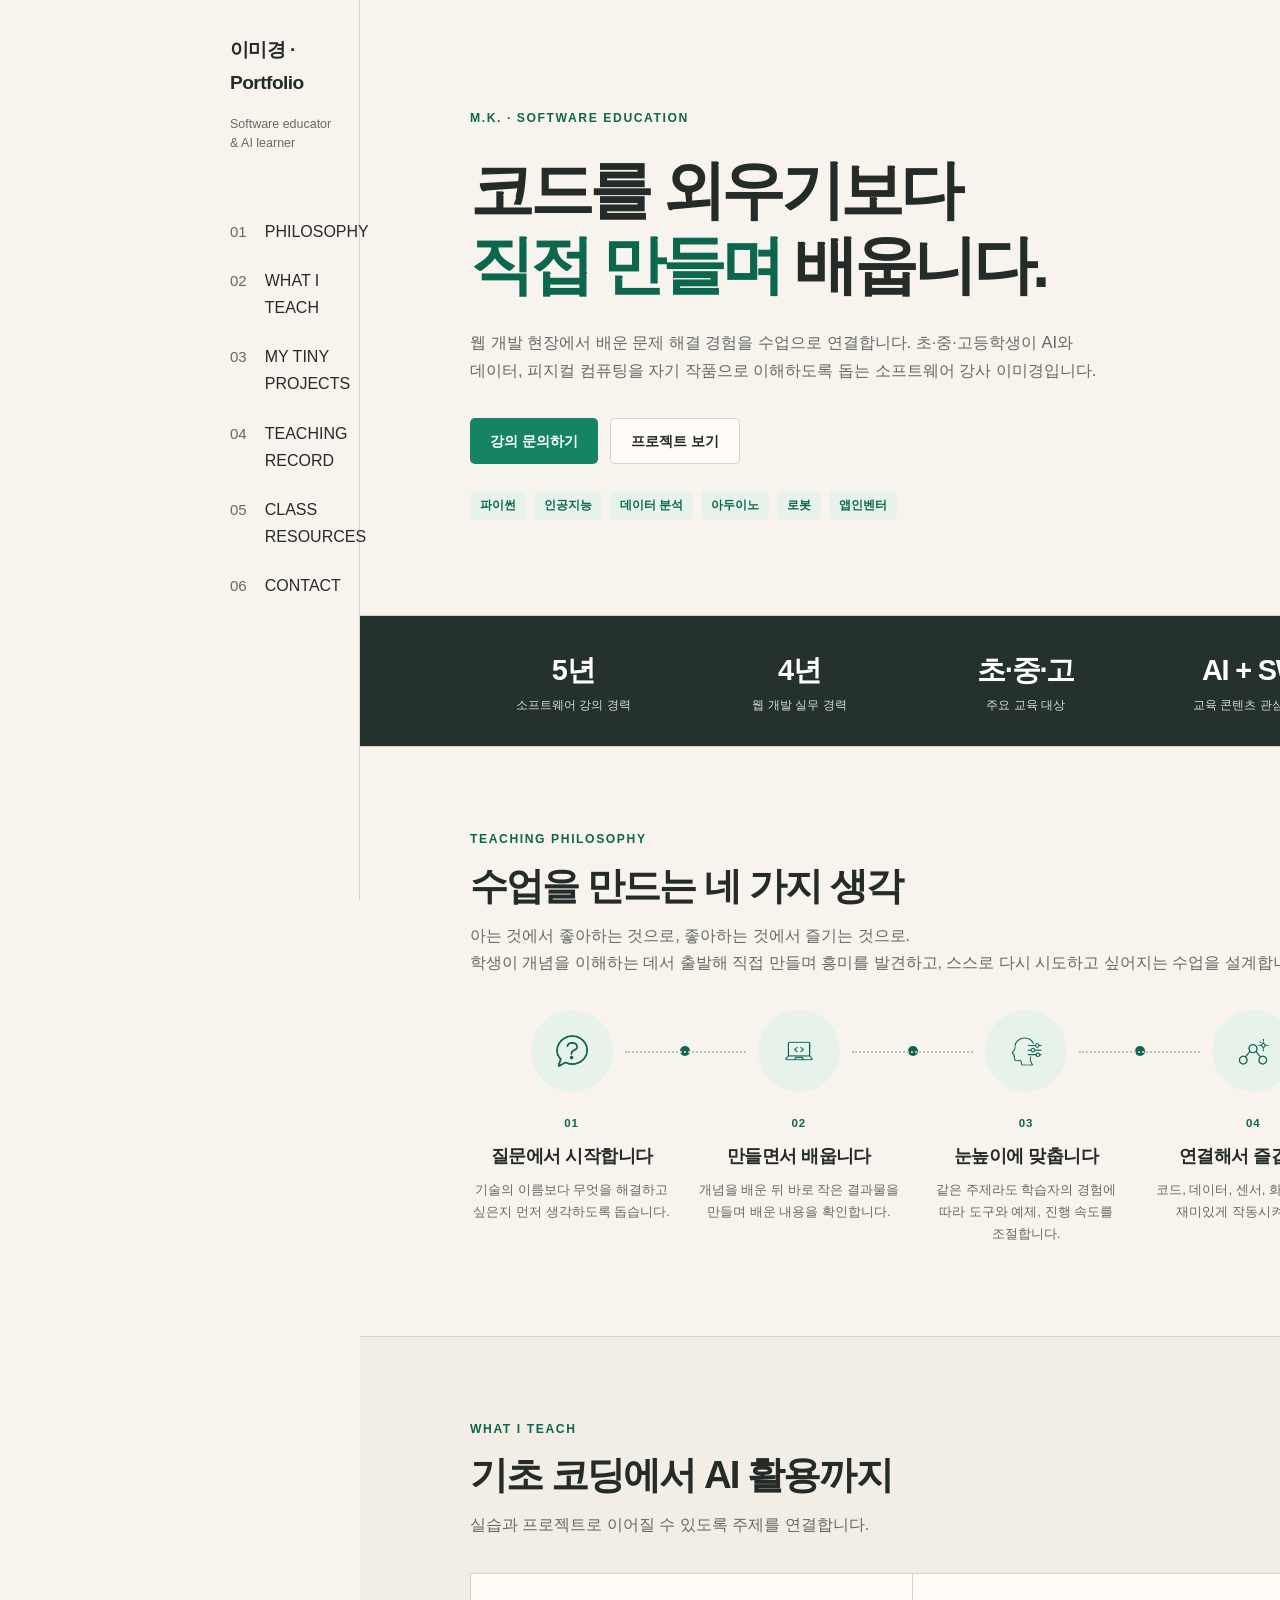
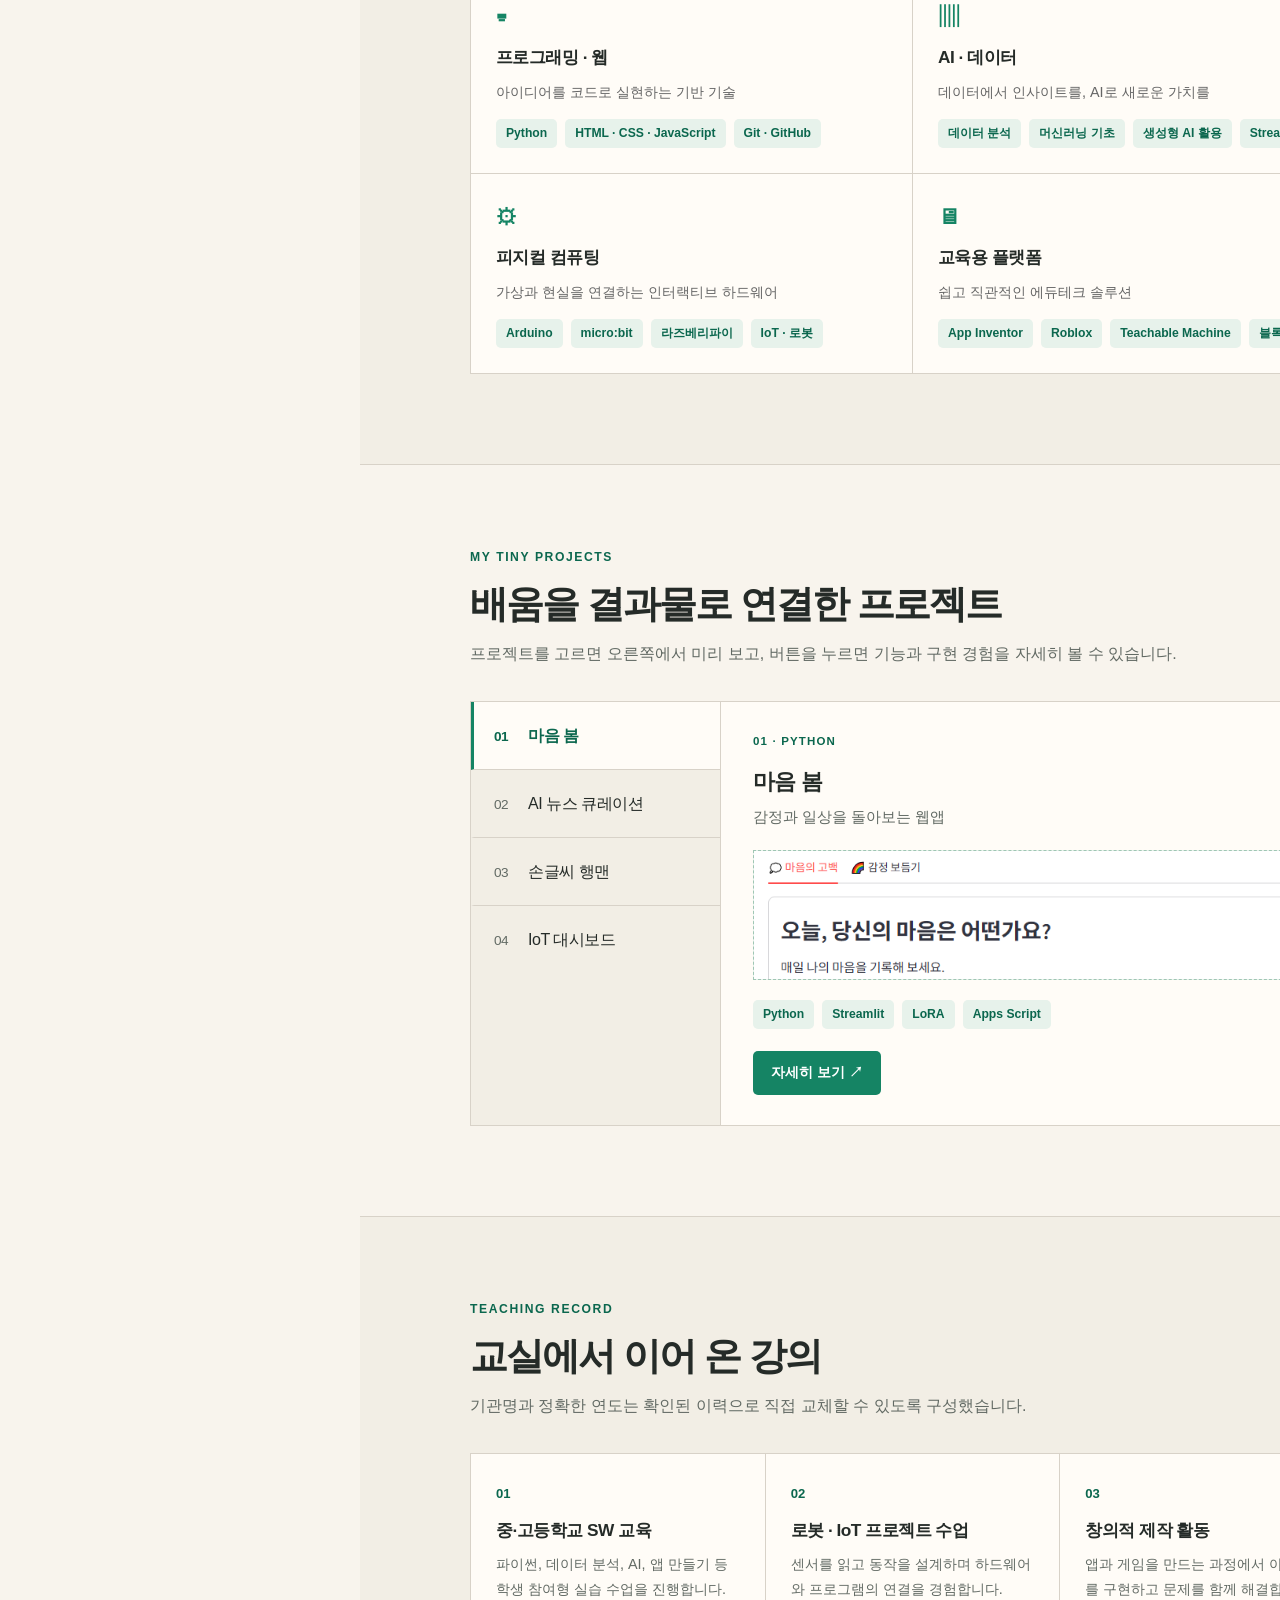
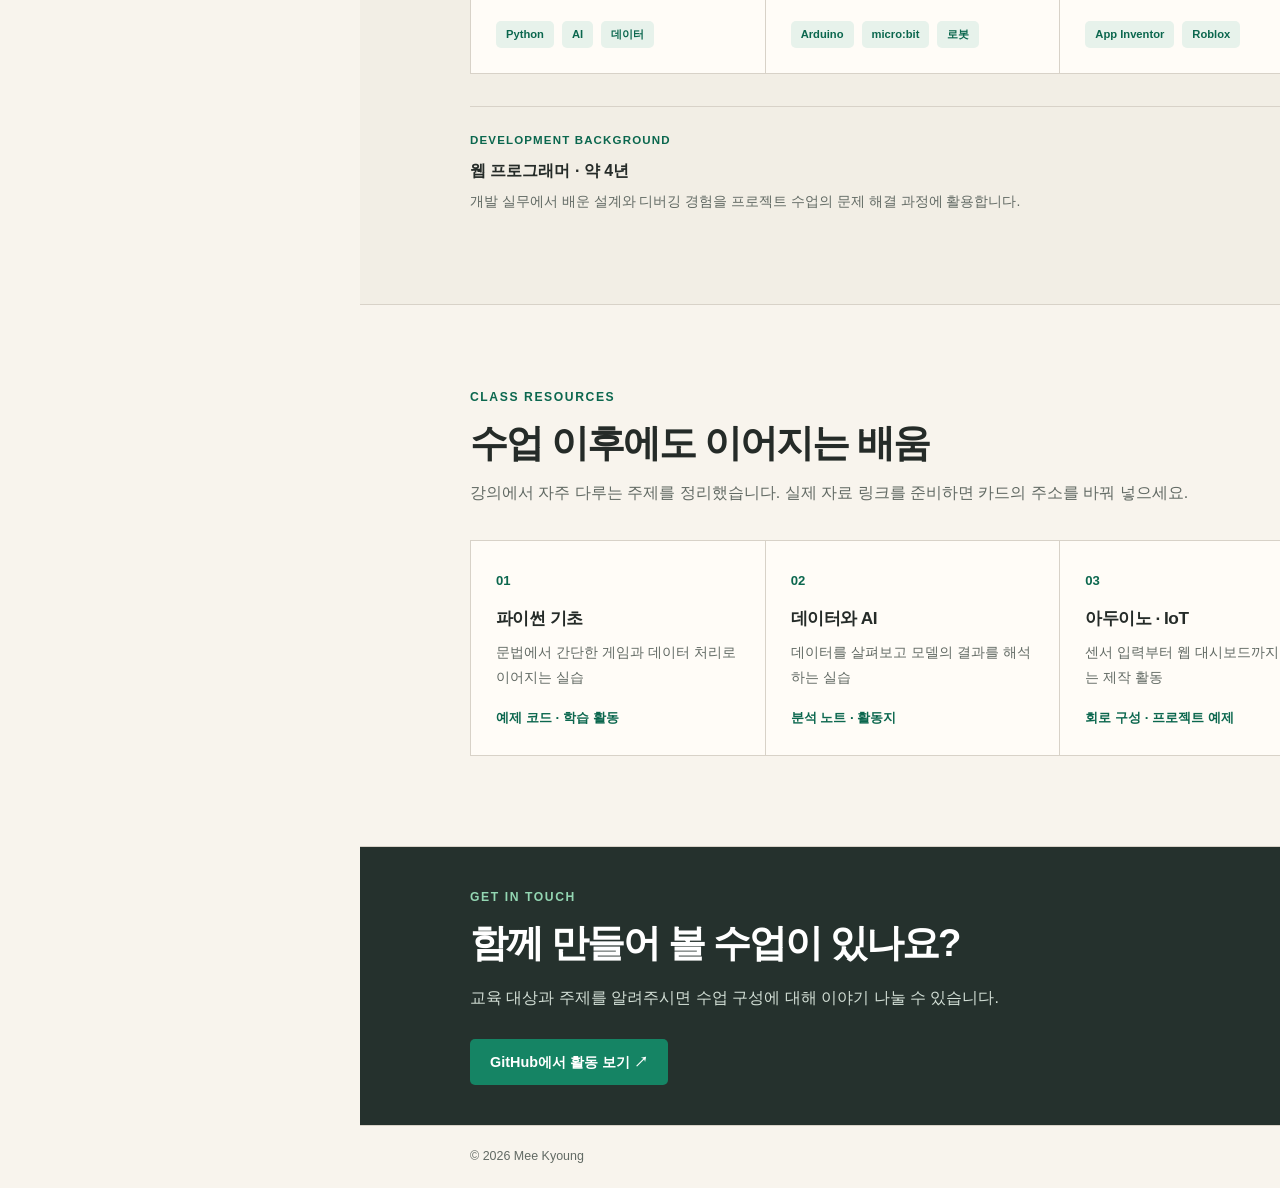
<file: index.html>
<!DOCTYPE html>
<html lang="ko">
<head>
  <meta charset="UTF-8">
  <meta name="viewport" content="width=device-width, initial-scale=1.0">
  <meta name="description" content="이미경 소프트웨어 강사의 AI·데이터 분석·피지컬 컴퓨팅 교육 포트폴리오">
  <title>이미경 | 만들면서 배우는 소프트웨어</title>
  <link rel="stylesheet" href="./lib/styles.css">
  <script src="./lib/script.js" defer></script>
</head>
<body>
  <!-- 0. 왼쪽 메뉴 시작 -->
  <header class="site-header">
    <nav class="nav" aria-label="주 메뉴">
      <a class="logo" href="#top">
        <strong>이미경 · Portfolio</strong>
        <span>Software educator<br>&amp; AI learner</span>
      </a>
      <button class="menu-toggle" type="button" aria-label="메뉴 열기"
              aria-expanded="false" aria-controls="nav-links">☰</button>

      <div class="nav-links" id="nav-links">
        <a href="#philosophy"><small>01</small>PHILOSOPHY</a>
        <a href="#skills"><small>02</small>WHAT I TEACH</a>
        <a href="#projects"><small>03</small>MY TINY PROJECTS</a>
        <a href="#career"><small>04</small>TEACHING RECORD</a>
        <a href="#resources"><small>05</small>CLASS RESOURCES</a>
        <a href="#contact"><small>06</small>CONTACT</a>
      </div>
    </nav>
  </header>
  <!-- 0. 왼쪽 메뉴 끝 -->

  <main>
    <!-- 1. 첫 화면 소개 시작 -->
    <section class="hero" id="top">
      <div class="wrap hero-grid">
        <div class="hero-copy">
          <p class="eyebrow">M.K. · SOFTWARE EDUCATION</p>
          <h1>코드를 외우기보다<br><span class="highlight">직접 만들며</span> 배웁니다.</h1>
          <p class="hero-description">웹 개발 현장에서 배운 문제 해결 경험을 수업으로 연결합니다. 초·중·고등학생이 AI와 데이터, 피지컬 컴퓨팅을 자기 작품으로 이해하도록 돕는 소프트웨어 강사 이미경입니다.</p>
          <div class="hero-buttons">
            <a class="btn btn-primary" href="#contact">강의 문의하기</a>
            <a class="btn btn-secondary" href="#projects">프로젝트 보기</a>
          </div>
          <div class="hero-tags" aria-label="주요 강의 주제">
              <span>파이썬</span><span>인공지능</span><span>데이터 분석</span><span>아두이노</span><span>로봇</span><span>앱인벤터</span>
          </div>
        </div>
      </div>
    </section>
    <!-- 1. 첫 화면 소개 끝 -->

    <!-- 2. 경력 요약 숫자 시작 -->
    <section class="numbers">
      <div class="wrap number-grid">
        <div><strong>5년</strong><span>소프트웨어 강의 경력</span></div>
        <div><strong>4년</strong><span>웹 개발 실무 경력</span></div>
        <div><strong>초·중·고</strong><span>주요 교육 대상</span></div>
        <div><strong>AI + SW</strong><span>교육 콘텐츠 관심 분야</span></div>
      </div>
    </section>
    <!-- 2. 경력 요약 숫자 끝 -->

    <!-- 3. 강의 철학 시작 -->
    <section class="section" id="philosophy">
      <div class="wrap">
        <p class="section-label">TEACHING PHILOSOPHY</p>
        <div class="philosophy-heading">
          <h2>수업을 만드는 네 가지 생각</h2>
          <p class="section-lead">아는 것에서 좋아하는 것으로, 좋아하는 것에서 즐기는 것으로.<br>
          학생이 개념을 이해하는 데서 출발해 직접 만들며 흥미를 발견하고, 스스로 다시 시도하고 싶어지는 수업을 설계합니다.</p>
        </div>
        <div class="philosophy-grid">
          <article class="soft-card">
              <img class="philosophy-icon" src="img\icon-question.png" alt="" />
              <span class="card-number">01</span>
            <h3>질문에서 시작합니다</h3>
            <p>기술의 이름보다 무엇을 해결하고 싶은지 먼저 생각하도록 돕습니다.</p>
          </article>
          <article class="soft-card">
              <img class="philosophy-icon" src="img\icon-making.png" alt="" />
              <span class="card-number">02</span>
            <h3>만들면서 배웁니다</h3>
            <p>개념을 배운 뒤 바로 작은 결과물을 만들며 배운 내용을 확인합니다.</p>
          </article>
          <article class="soft-card">
              <img class="philosophy-icon" src="img\icon-personalized.png" alt="" />
              <span class="card-number">03</span>
            <h3>눈높이에 맞춥니다</h3>
            <p>같은 주제라도 학습자의 경험에 따라 도구와 예제, 진행 속도를 조절합니다.</p>
          </article>
          <article class="soft-card">
              <img class="philosophy-icon" src="img\icon-connections.png" alt="" />
              <span class="card-number">04</span>
            <h3>연결해서 즐깁니다.</h3>
            <p>코드, 데이터, 센서, 화면을 연결해 재미있게 작동시켜 봅니다.</p>
          </article>
        </div>
      </div>
    </section>
    <!-- 3. 강의 철학 끝 -->

    <!-- 4. 강의 분야 시작 -->
    <section class="section section-tint" id="skills">
      <div class="wrap">
        <p class="section-label">WHAT I TEACH</p>
        <h2>기초 코딩에서 AI 활용까지</h2>
        <p class="section-lead">실습과 프로젝트로 이어질 수 있도록 주제를 연결합니다.</p>
        <div class="skill-grid">
          <article class="skill-card">
              <span class="skill-icon">⌨</span>
            <h3>프로그래밍 · 웹</h3>
            <p class="skill-desc">아이디어를 코드로 실현하는 기반 기술</p>
            <div class="pill-list">
              <span>Python</span>
              <span>HTML · CSS · JavaScript</span>
              <span>Git · GitHub</span>
            </div>
          </article>
          <article class="skill-card">
              <span class="skill-icon">▥</span>
            <h3>AI · 데이터</h3>
            <p class="skill-desc">데이터에서 인사이트를, AI로 새로운 가치를</p>
            <div class="pill-list">
              <span>데이터 분석</span>
              <span>머신러닝 기초</span>
              <span>생성형 AI 활용</span>
              <span>Streamlit</span>
            </div>
          </article>
          <article class="skill-card">
              <span class="skill-icon">⚙</span>
            <h3>피지컬 컴퓨팅</h3>
            <p class="skill-desc">가상과 현실을 연결하는 인터랙티브 하드웨어</p>
            <div class="pill-list">
              <span>Arduino</span>
              <span>micro:bit</span>
              <span>라즈베리파이</span>
              <span>IoT · 로봇</span>
            </div>
          </article>
          <article class="skill-card">
              <span class="skill-icon">🖥</span>
            <h3>교육용 플랫폼</h3>
            <p class="skill-desc">쉽고 직관적인 에듀테크 솔루션</p>
            <div class="pill-list">
              <span>App Inventor</span>
              <span>Roblox</span>
              <span>Teachable Machine</span>
              <span>블록 코딩</span>
            </div>
          </article>
        </div>
      </div>
    </section>
    <!-- 4. 강의 분야 끝 -->

    <!-- 5. 프로젝트 시작 -->   
    
    <section class="section" id="projects">
      <div class="wrap">
        <p class="section-label">MY TINY PROJECTS</p>
        <h2>배움을 결과물로 연결한 프로젝트</h2>
        <p class="section-lead">프로젝트를 고르면 오른쪽에서 미리 보고, 버튼을 누르면 기능과 구현 경험을 자세히 볼 수 있습니다.</p>
        <div class="project-split">
          <!-- 5-1. 왼쪽 프로젝트 목록 시작 -->
          <div class="project-list">
            <button class="project-tab is-active" type="button" data-preview="maeum" aria-current="true"><small>01</small><span>마음 봄</span></button>
            <button class="project-tab" type="button" data-preview="news"><small>02</small><span>AI 뉴스 큐레이션</span></button>
            <button class="project-tab" type="button" data-preview="hangman"><small>03</small><span>손글씨 행맨</span></button>
            <button class="project-tab" type="button" data-preview="iot"><small>04</small><span>IoT 대시보드</span></button>
          </div>
          <!-- 5-1. 왼쪽 프로젝트 목록 끝 -->
          <!-- 5-2. 오른쪽 미리보기 패널 시작 (프로젝트마다 1개) -->
          <div class="project-preview">
            <div class="project-pane" data-pane="maeum">
              <span class="project-top">01 · PYTHON </span>
              <strong>마음 봄</strong>
              <p class="project-summary">감정과 일상을 돌아보는 웹앱</p>
              <!-- 화면 캡처가 준비되면 아래 div 전체를 <img class="project-shot" src="img/파일명.png" alt="마음 봄 화면"> 로 바꾸세요. -->
              <img class="project-shot" src="./img/mind_small.png">
              <div class="pill-list"><span>Python</span><span>Streamlit</span><span>LoRA</span><span>Apps Script</span></div>
              <button class="project-more" type="button" data-project="maeum" aria-haspopup="dialog">자세히 보기 ↗</button>
            </div>
            <div class="project-pane" data-pane="news" hidden>
              <span class="project-top">02 · AI LITERACY</span>
              <strong>AI 뉴스 큐레이션</strong>
              <p class="project-summary">AI 타임즈 최신 뉴스 Brifing 웹앱</p>
              <img class="project-shot" src="./img/news_small.png">
              <div class="pill-list"><span>Python</span><span>Streamlit</span><span>Gemini API</span></div>
              <button class="project-more" type="button" data-project="news" aria-haspopup="dialog">자세히 보기 ↗</button>
            </div>
            <div class="project-pane" data-pane="hangman" hidden>
              <span class="project-top">03 · GAME</span>
              <strong>손글씨 행맨</strong>
              <p class="project-summary">직접 쓴 글자로 진행하는 단어 게임</p>
              <img class="project-shot" src="./img/hang_small.png">
              <div class="pill-list"><span>Python</span><span>Streamlit</span><span>EMNIST</span></div>
              <button class="project-more" type="button" data-project="hangman" aria-haspopup="dialog">자세히 보기 ↗</button>
            </div>
            <div class="project-pane" data-pane="iot" hidden>
              <span class="project-top">04 · ARDUINO IOT</span>
              <strong>IoT 대시보드</strong>
              <p class="project-summary">센서값 확인과 LED·모터 제어 실습</p>
              <!-- 화면 캡처가 준비되면 아래 div 전체를 <img class="project-shot" src="img/파일명.png" alt="IoT 대시보드 화면"> 로 바꾸세요. -->
              <div class="project-shot" aria-hidden="true">⚙</div>
              <div class="pill-list"><span>Arduino</span><span>MQTT</span><span>Streamlit</span></div>
              <button class="project-more" type="button" data-project="iot" aria-haspopup="dialog">자세히 보기 ↗</button>
            </div>
          </div>
          <!-- 5-2. 오른쪽 미리보기 패널 끝 -->
        </div>
      </div>
    </section>
    <!-- 5. 프로젝트 끝 -->


    <!-- 6. 강의 경력 시작 -->
    <section class="section section-tint" id="career">
      <div class="wrap">
        <p class="section-label">TEACHING RECORD</p>
        <h2>교실에서 이어 온 강의</h2>
        <p class="section-lead">기관명과 정확한 연도는 확인된 이력으로 직접 교체할 수 있도록 구성했습니다.</p>
        <div class="career-grid">
          <article class="career-card">
              <span>01</span>
            <h3>중·고등학교 SW 교육</h3>
            <p>파이썬, 데이터 분석, AI, 앱 만들기 등 학생 참여형 실습 수업을 진행합니다.</p>
            <div class="pill-list">
              <span>Python</span>
              <span>AI</span>
              <span>데이터</span>
            </div>
          </article>
          <article class="career-card">
              <span>02</span>
            <h3>로봇 · IoT 프로젝트 수업</h3>
            <p>센서를 읽고 동작을 설계하며 하드웨어와 프로그램의 연결을 경험합니다.</p>
            <div class="pill-list">
              <span>Arduino</span>
              <span>micro:bit</span>
              <span>로봇</span>
            </div>
          </article>
          <article class="career-card">
              <span>03</span>
            <h3>창의적 제작 활동</h3>
            <p>앱과 게임을 만드는 과정에서 아이디어를 구현하고 문제를 함께 해결합니다.</p>
            <div class="pill-list">
              <span>App Inventor</span>
              <span>Roblox</span>
            </div>
          </article>
        </div>
        <div class="background"><span>DEVELOPMENT BACKGROUND</span><strong>웹 프로그래머 · 약 4년</strong><p>개발 실무에서 배운 설계와 디버깅 경험을 프로젝트 수업의 문제 해결 과정에 활용합니다.</p></div>
      </div>
    </section>
    <!-- 6. 강의 경력 끝 -->

    <!-- 7. 자료실 시작 -->
    <section class="section" id="resources">
      <div class="wrap">
        <p class="section-label">CLASS RESOURCES</p>
        <h2>수업 이후에도 이어지는 배움</h2>
        <p class="section-lead">강의에서 자주 다루는 주제를 정리했습니다. 실제 자료 링크를 준비하면 카드의 주소를 바꿔 넣으세요.</p>
        <div class="resource-grid">
          <article class="resource-card">
              <span>01</span>
            <h3>파이썬 기초</h3>
            <p>문법에서 간단한 게임과 데이터 처리로 이어지는 실습</p>
              <small>예제 코드 · 학습 활동</small>
          </article>
          <article class="resource-card">
              <span>02</span>
            <h3>데이터와 AI</h3>
            <p>데이터를 살펴보고 모델의 결과를 해석하는 실습</p>
              <small>분석 노트 · 활동지</small>
          </article>
          <article class="resource-card">
              <span>03</span>
            <h3>아두이노 · IoT</h3>
            <p>센서 입력부터 웹 대시보드까지 연결하는 제작 활동</p>
              <small>회로 구성 · 프로젝트 예제</small>
          </article>
        </div>
      </div>
    </section>
    <!-- 7. 자료실 끝 -->

    <!-- 8. 강의 문의 시작 -->
    <section class="contact" id="contact">
      <div class="wrap contact-inner">
        <p class="section-label">GET IN TOUCH</p>
        <h2>함께 만들어 볼 수업이 있나요?</h2>
        <p>교육 대상과 주제를 알려주시면 수업 구성에 대해 이야기 나눌 수 있습니다.</p>
        <a class="btn btn-primary" href="https://github.com/huduby777" target="_blank" rel="noopener noreferrer">GitHub에서 활동 보기 ↗</a>
        <!-- 이메일을 공개하려면 위 버튼 아래에 <a href="mailto:이메일주소">이메일주소</a>를 추가하세요. -->
      </div>
    </section>
    <!-- 8. 강의 문의 끝 -->
  </main>

  <!-- 9. 화면 오른쪽 아래 TOP 버튼 시작 -->
  <button class="back-to-top" id="back-to-top" type="button" aria-label="맨 위로 이동">TOP ↑</button>
  <!-- 9. 화면 오른쪽 아래 TOP 버튼 끝 -->

  <!-- 10. 프로젝트 상세 팝업 시작 -->
  <dialog class="project-dialog" id="project-dialog" aria-labelledby="dialog-title">
    <button class="dialog-close" type="button" aria-label="닫기">×</button>
    <p class="section-label" id="dialog-category"></p>
    <h2 id="dialog-title"></h2>
    <div id="dialog-details"></div>
  </dialog>
  <!-- 10. 프로젝트 상세 팝업 끝 -->

  <!-- 11. 푸터 시작 -->
  <footer class="footer"><div class="wrap"><span>© <span id="year"></span> Mee Kyoung </span>&nbsp;</div></footer>
  <!-- 11. 푸터 끝 -->
</body>
</html>
</file>
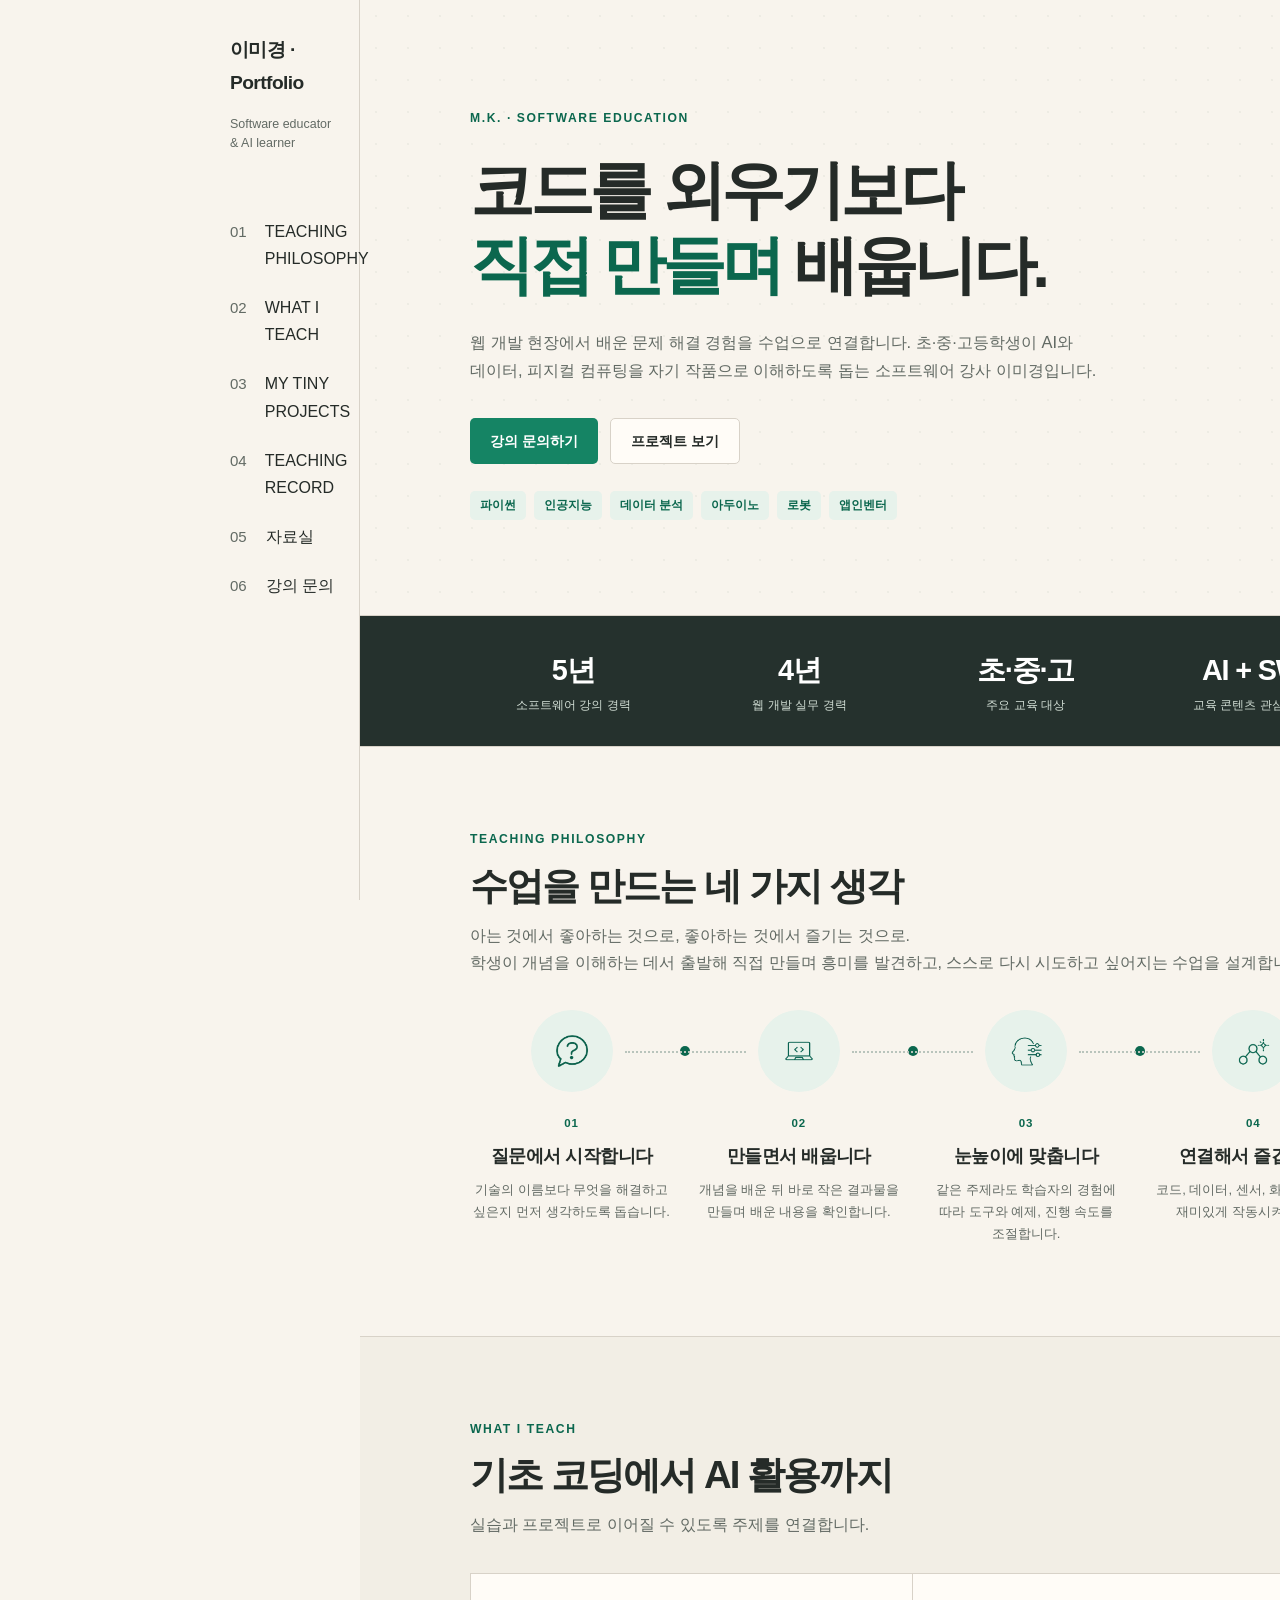
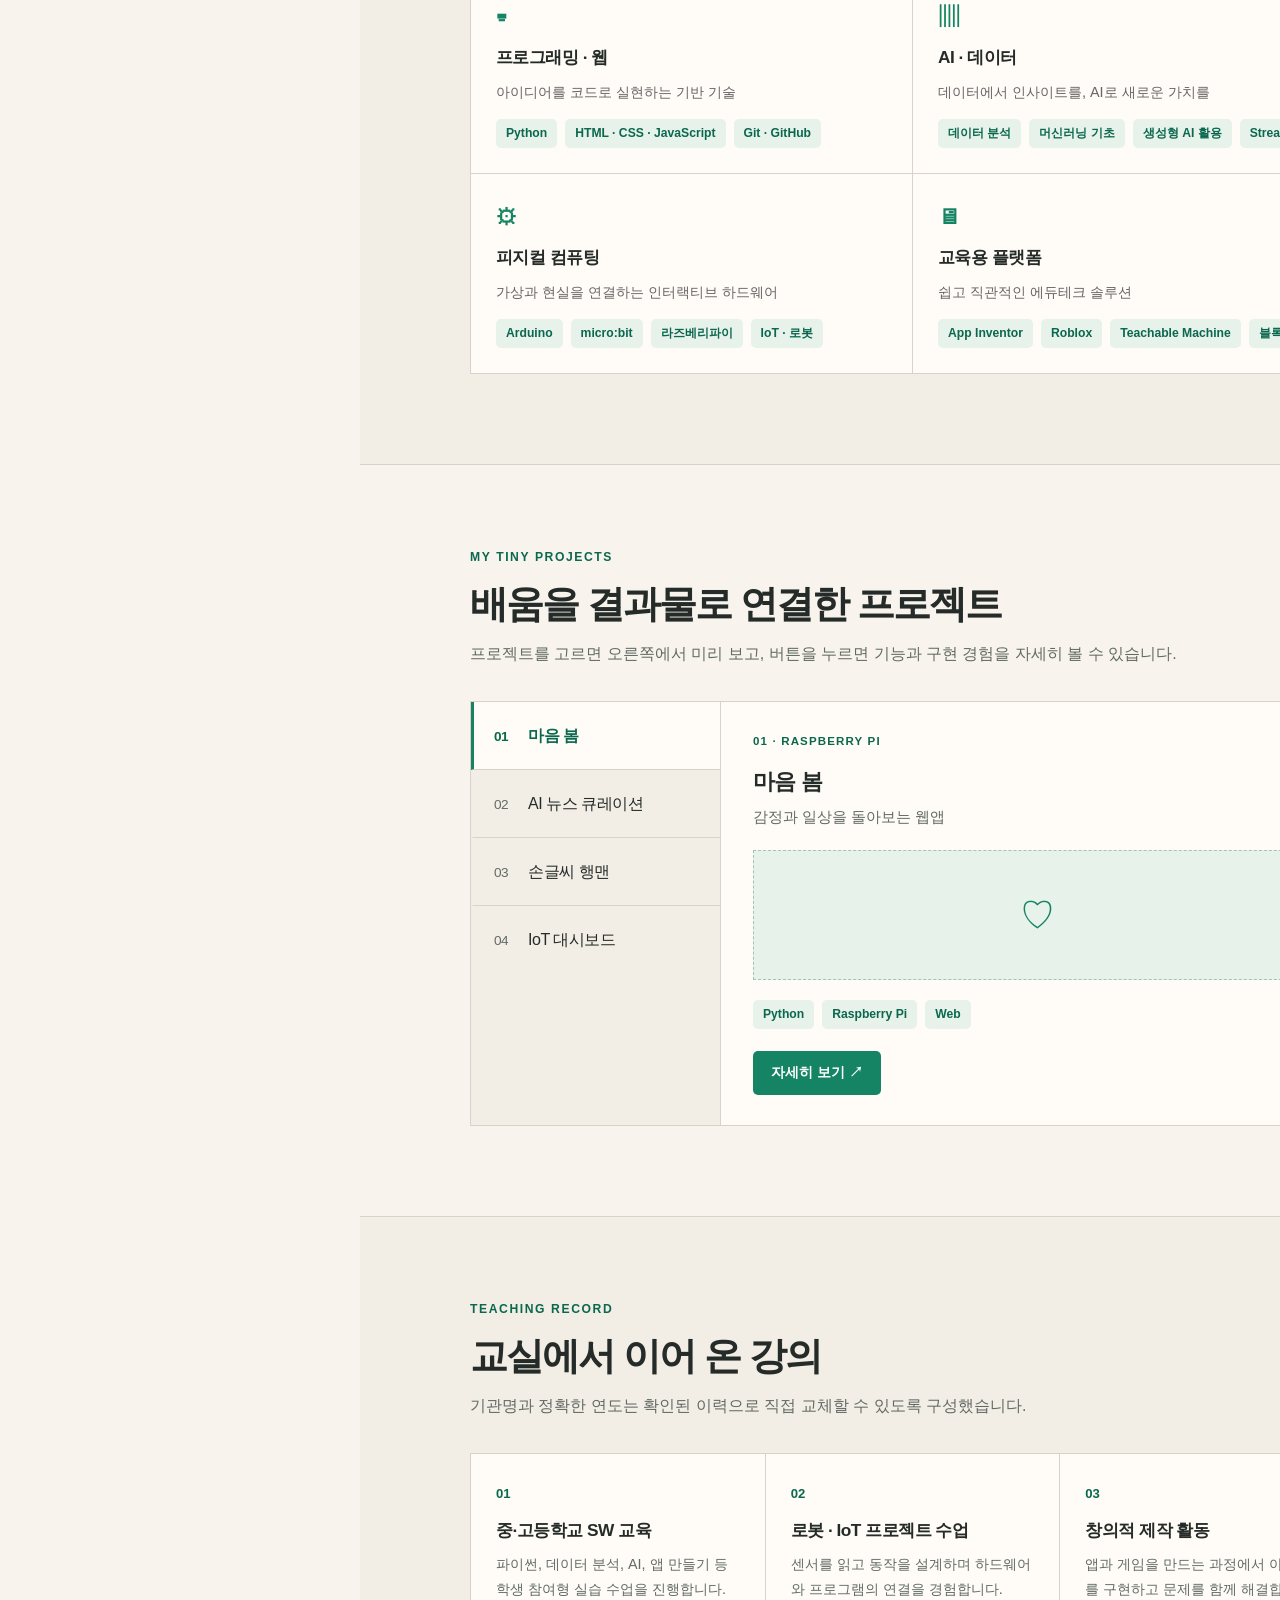
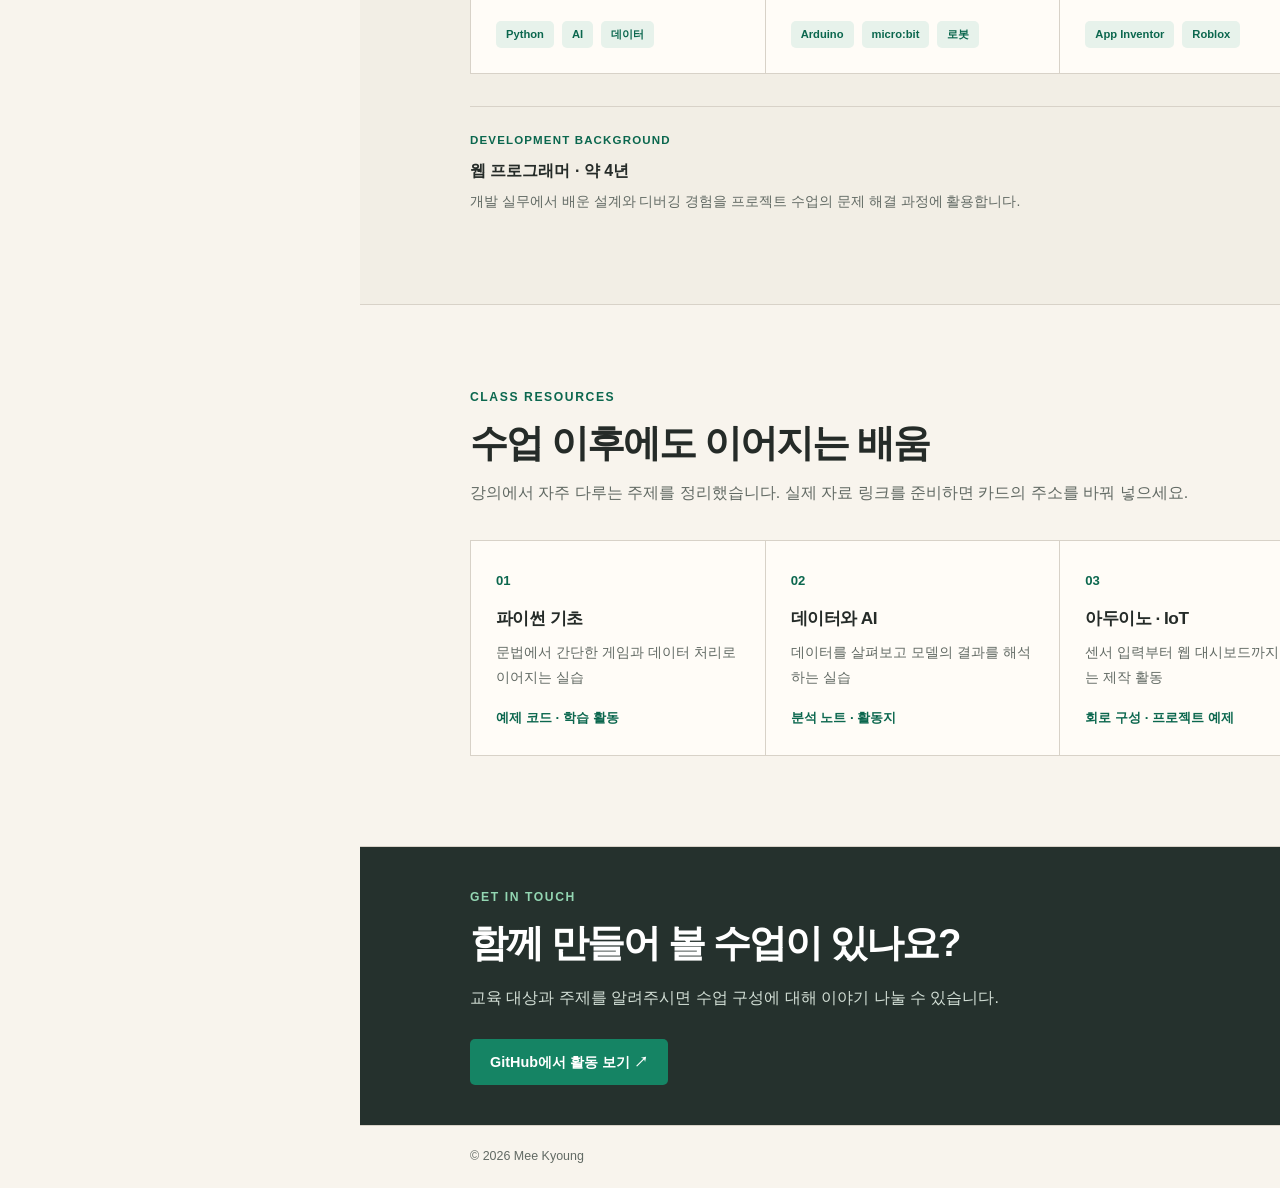
<file: index_v2.html>
<!DOCTYPE html>
<html lang="ko">
<head>
  <meta charset="UTF-8">
  <meta name="viewport" content="width=device-width, initial-scale=1.0">
  <meta name="description" content="이미경 소프트웨어 강사의 AI·데이터 분석·피지컬 컴퓨팅 교육 포트폴리오">
  <title>이미경 | 만들면서 배우는 소프트웨어</title>
  <link rel="stylesheet" href="./lib/styles_v2.css">
  <script src="./lib/script_v2.js" defer></script>
</head>
<body>
  <!-- 0. 왼쪽 메뉴 시작 -->
  <header class="site-header">
    <nav class="nav" aria-label="주 메뉴">
      <a class="logo" href="#top">
        <strong>이미경 · Portfolio</strong>
        <span>Software educator<br>&amp; AI learner</span>
      </a>

      <button class="menu-toggle" type="button" aria-label="메뉴 열기"
              aria-expanded="false" aria-controls="nav-links">☰</button>

      <div class="nav-links" id="nav-links">
        <a href="#philosophy"><small>01</small>TEACHING PHILOSOPHY</a>
        <a href="#skills"><small>02</small>WHAT I TEACH</a>
        <a href="#projects"><small>03</small>MY TINY PROJECTS</a>
        <a href="#career"><small>04</small>TEACHING RECORD</a>
        <a href="#resources"><small>05</small>자료실</a>
        <a href="#contact"><small>06</small>강의 문의</a>
      </div>
    </nav>
  </header>
  <!-- 0. 왼쪽 메뉴 끝 -->

  <main>
    <!-- 1. 첫 화면 소개 시작 -->
    <section class="hero" id="top">
      <div class="wrap hero-grid">
        <div class="hero-copy">
          <p class="eyebrow">M.K. · SOFTWARE EDUCATION</p>
          <h1>코드를 외우기보다<br><span class="highlight">직접 만들며</span> 배웁니다.</h1>
          <p class="hero-description">웹 개발 현장에서 배운 문제 해결 경험을 수업으로 연결합니다. 초·중·고등학생이 AI와 데이터, 피지컬 컴퓨팅을 자기 작품으로 이해하도록 돕는 소프트웨어 강사 이미경입니다.</p>
          <div class="hero-buttons">
            <a class="btn btn-primary" href="#contact">강의 문의하기</a>
            <a class="btn btn-secondary" href="#projects">프로젝트 보기</a>
          </div>
          <div class="hero-tags" aria-label="주요 강의 주제">
              <span>파이썬</span><span>인공지능</span><span>데이터 분석</span><span>아두이노</span><span>로봇</span><span>앱인벤터</span>
          </div>
        </div>
      </div>
    </section>
    <!-- 1. 첫 화면 소개 끝 -->

    <!-- 2. 경력 요약 숫자 시작 -->
    <section class="numbers" aria-label="경력 요약">
      <div class="wrap number-grid">
        <div><strong>5년</strong><span>소프트웨어 강의 경력</span></div>
        <div><strong>4년</strong><span>웹 개발 실무 경력</span></div>
        <div><strong>초·중·고</strong><span>주요 교육 대상</span></div>
        <div><strong>AI + SW</strong><span>교육 콘텐츠 관심 분야</span></div>
      </div>
    </section>
    <!-- 2. 경력 요약 숫자 끝 -->

    <!-- 3. 강의 철학 시작 -->
    <section class="section" id="philosophy">
      <div class="wrap">
        <p class="section-label">TEACHING PHILOSOPHY</p>
        <div class="philosophy-heading">
          <h2>수업을 만드는 네 가지 생각</h2>
          <p class="section-lead">아는 것에서 좋아하는 것으로, 좋아하는 것에서 즐기는 것으로.<br>
          학생이 개념을 이해하는 데서 출발해 직접 만들며 흥미를 발견하고, 스스로 다시 시도하고 싶어지는 수업을 설계합니다.</p>
        </div>
        <div class="philosophy-grid">
          <article class="soft-card">
              <img class="philosophy-icon" src="img\icon-question.png" alt="" />
              <span class="card-number">01</span>
            <h3>질문에서 시작합니다</h3>
            <p>기술의 이름보다 무엇을 해결하고 싶은지 먼저 생각하도록 돕습니다.</p>
          </article>
          <article class="soft-card">
              <img class="philosophy-icon" src="img\icon-making.png" alt="" />
              <span class="card-number">02</span>
            <h3>만들면서 배웁니다</h3>
            <p>개념을 배운 뒤 바로 작은 결과물을 만들며 배운 내용을 확인합니다.</p>
          </article>
          <article class="soft-card">
              <img class="philosophy-icon" src="img\icon-personalized.png" alt="" />
              <span class="card-number">03</span>
            <h3>눈높이에 맞춥니다</h3>
            <p>같은 주제라도 학습자의 경험에 따라 도구와 예제, 진행 속도를 조절합니다.</p>
          </article>
          <article class="soft-card">
              <img class="philosophy-icon" src="img\icon-connections.png" alt="" />
              <span class="card-number">04</span>
            <h3>연결해서 즐깁니다.</h3>
            <p>코드, 데이터, 센서, 화면을 연결해 재미있게 작동시켜 봅니다.</p>
          </article>
        </div>
      </div>
    </section>
    <!-- 3. 강의 철학 끝 -->

    <!-- 4. 강의 분야 시작 -->
    <section class="section section-tint" id="skills">
      <div class="wrap">
        <p class="section-label">WHAT I TEACH</p>
        <h2>기초 코딩에서 AI 활용까지</h2>
        <p class="section-lead">실습과 프로젝트로 이어질 수 있도록 주제를 연결합니다.</p>
        <div class="skill-grid">
          <article class="skill-card">
              <span class="skill-icon">⌨</span>
            <h3>프로그래밍 · 웹</h3>
            <p class="skill-desc">아이디어를 코드로 실현하는 기반 기술</p>
            <div class="pill-list">
              <span>Python</span>
              <span>HTML · CSS · JavaScript</span>
              <span>Git · GitHub</span>
            </div>
          </article>
          <article class="skill-card">
              <span class="skill-icon">▥</span>
            <h3>AI · 데이터</h3>
            <p class="skill-desc">데이터에서 인사이트를, AI로 새로운 가치를</p>
            <div class="pill-list">
              <span>데이터 분석</span>
              <span>머신러닝 기초</span>
              <span>생성형 AI 활용</span>
              <span>Streamlit</span>
            </div>
          </article>
          <article class="skill-card">
              <span class="skill-icon">⚙</span>
            <h3>피지컬 컴퓨팅</h3>
            <p class="skill-desc">가상과 현실을 연결하는 인터랙티브 하드웨어</p>
            <div class="pill-list">
              <span>Arduino</span>
              <span>micro:bit</span>
              <span>라즈베리파이</span>
              <span>IoT · 로봇</span>
            </div>
          </article>
          <article class="skill-card">
              <span class="skill-icon">🖥</span>
            <h3>교육용 플랫폼</h3>
            <p class="skill-desc">쉽고 직관적인 에듀테크 솔루션</p>
            <div class="pill-list">
              <span>App Inventor</span>
              <span>Roblox</span>
              <span>Teachable Machine</span>
              <span>블록 코딩</span>
            </div>
          </article>
        </div>
      </div>
    </section>
    <!-- 4. 강의 분야 끝 -->

    <!-- 5. 프로젝트 시작 -->
    <section class="section" id="projects">
      <div class="wrap">
        <p class="section-label">MY TINY PROJECTS</p>
        <h2>배움을 결과물로 연결한 프로젝트</h2>
        <p class="section-lead">프로젝트를 고르면 오른쪽에서 미리 보고, 버튼을 누르면 기능과 구현 경험을 자세히 볼 수 있습니다.</p>
        <div class="project-split">
          <!-- 5-1. 왼쪽 프로젝트 목록 시작 -->
          <div class="project-list">
            <button class="project-tab is-active" type="button" data-preview="maeum" aria-current="true"><small>01</small><span>마음 봄</span></button>
            <button class="project-tab" type="button" data-preview="news"><small>02</small><span>AI 뉴스 큐레이션</span></button>
            <button class="project-tab" type="button" data-preview="hangman"><small>03</small><span>손글씨 행맨</span></button>
            <button class="project-tab" type="button" data-preview="iot"><small>04</small><span>IoT 대시보드</span></button>
          </div>
          <!-- 5-1. 왼쪽 프로젝트 목록 끝 -->
          <!-- 5-2. 오른쪽 미리보기 패널 시작 (프로젝트마다 1개) -->
          <div class="project-preview">
            <div class="project-pane" data-pane="maeum">
              <span class="project-top">01 · RASPBERRY PI</span>
              <strong>마음 봄</strong>
              <p class="project-summary">감정과 일상을 돌아보는 웹앱</p>
              <!-- 화면 캡처가 준비되면 아래 div 전체를 <img class="project-shot" src="img/파일명.png" alt="마음 봄 화면"> 로 바꾸세요. -->
              <div class="project-shot" aria-hidden="true">♡</div>
              <div class="pill-list"><span>Python</span><span>Raspberry Pi</span><span>Web</span></div>
              <button class="project-more" type="button" data-project="maeum" aria-haspopup="dialog">자세히 보기 ↗</button>
            </div>
            <div class="project-pane" data-pane="news" hidden>
              <span class="project-top">02 · AI LITERACY</span>
              <strong>AI 뉴스 큐레이션</strong>
              <p class="project-summary">뉴스를 카드로 살펴보는 웹앱</p>
              <!-- 화면 캡처가 준비되면 아래 div 전체를 <img class="project-shot" src="img/파일명.png" alt="AI 뉴스 큐레이션 화면"> 로 바꾸세요. -->
              <div class="project-shot" aria-hidden="true">▤</div>
              <div class="pill-list"><span>Python</span><span>Streamlit</span><span>Templates</span></div>
              <button class="project-more" type="button" data-project="news" aria-haspopup="dialog">자세히 보기 ↗</button>
            </div>
            <div class="project-pane" data-pane="hangman" hidden>
              <span class="project-top">03 · GAME</span>
              <strong>손글씨 행맨</strong>
              <p class="project-summary">직접 쓴 글자로 진행하는 단어 게임</p>
              <!-- 화면 캡처가 준비되면 아래 div 전체를 <img class="project-shot" src="img/파일명.png" alt="손글씨 행맨 화면"> 로 바꾸세요. -->
              <div class="project-shot" aria-hidden="true">✎</div>
              <div class="pill-list"><span>Python</span><span>Streamlit</span><span>Canvas</span></div>
              <button class="project-more" type="button" data-project="hangman" aria-haspopup="dialog">자세히 보기 ↗</button>
            </div>
            <div class="project-pane" data-pane="iot" hidden>
              <span class="project-top">04 · IOT</span>
              <strong>IoT 대시보드</strong>
              <p class="project-summary">센서값 확인과 LED·모터 제어 실습</p>
              <!-- 화면 캡처가 준비되면 아래 div 전체를 <img class="project-shot" src="img/파일명.png" alt="IoT 대시보드 화면"> 로 바꾸세요. -->
              <div class="project-shot" aria-hidden="true">⚙</div>
              <div class="pill-list"><span>Arduino</span><span>MQTT</span><span>Streamlit</span></div>
              <button class="project-more" type="button" data-project="iot" aria-haspopup="dialog">자세히 보기 ↗</button>
            </div>
          </div>
          <!-- 5-2. 오른쪽 미리보기 패널 끝 -->
        </div>
      </div>
    </section>
    <!-- 5. 프로젝트 끝 -->

    <!-- 6. 강의 경력 시작 -->
    <section class="section section-tint" id="career">
      <div class="wrap">
        <p class="section-label">TEACHING RECORD</p>
        <h2>교실에서 이어 온 강의</h2>
        <p class="section-lead">기관명과 정확한 연도는 확인된 이력으로 직접 교체할 수 있도록 구성했습니다.</p>
        <div class="career-grid">
          <article class="career-card">
              <span>01</span>
            <h3>중·고등학교 SW 교육</h3>
            <p>파이썬, 데이터 분석, AI, 앱 만들기 등 학생 참여형 실습 수업을 진행합니다.</p>
            <div class="pill-list">
              <span>Python</span>
              <span>AI</span>
              <span>데이터</span>
            </div>
          </article>
          <article class="career-card">
              <span>02</span>
            <h3>로봇 · IoT 프로젝트 수업</h3>
            <p>센서를 읽고 동작을 설계하며 하드웨어와 프로그램의 연결을 경험합니다.</p>
            <div class="pill-list">
              <span>Arduino</span>
              <span>micro:bit</span>
              <span>로봇</span>
            </div>
          </article>
          <article class="career-card">
              <span>03</span>
            <h3>창의적 제작 활동</h3>
            <p>앱과 게임을 만드는 과정에서 아이디어를 구현하고 문제를 함께 해결합니다.</p>
            <div class="pill-list">
              <span>App Inventor</span>
              <span>Roblox</span>
            </div>
          </article>
        </div>
        <div class="background"><span>DEVELOPMENT BACKGROUND</span><strong>웹 프로그래머 · 약 4년</strong><p>개발 실무에서 배운 설계와 디버깅 경험을 프로젝트 수업의 문제 해결 과정에 활용합니다.</p></div>
      </div>
    </section>
    <!-- 6. 강의 경력 끝 -->

    <!-- 7. 자료실 시작 -->
    <section class="section" id="resources">
      <div class="wrap">
        <p class="section-label">CLASS RESOURCES</p>
        <h2>수업 이후에도 이어지는 배움</h2>
        <p class="section-lead">강의에서 자주 다루는 주제를 정리했습니다. 실제 자료 링크를 준비하면 카드의 주소를 바꿔 넣으세요.</p>
        <div class="resource-grid">
          <article class="resource-card">
              <span>01</span>
            <h3>파이썬 기초</h3>
            <p>문법에서 간단한 게임과 데이터 처리로 이어지는 실습</p>
              <small>예제 코드 · 학습 활동</small>
          </article>
          <article class="resource-card">
              <span>02</span>
            <h3>데이터와 AI</h3>
            <p>데이터를 살펴보고 모델의 결과를 해석하는 실습</p>
              <small>분석 노트 · 활동지</small>
          </article>
          <article class="resource-card">
              <span>03</span>
            <h3>아두이노 · IoT</h3>
            <p>센서 입력부터 웹 대시보드까지 연결하는 제작 활동</p>
              <small>회로 구성 · 프로젝트 예제</small>
          </article>
        </div>
      </div>
    </section>
    <!-- 7. 자료실 끝 -->

    <!-- 8. 강의 문의 시작 -->
    <section class="contact" id="contact">
      <div class="wrap contact-inner">
        <p class="section-label">GET IN TOUCH</p>
        <h2>함께 만들어 볼 수업이 있나요?</h2>
        <p>교육 대상과 주제를 알려주시면 수업 구성에 대해 이야기 나눌 수 있습니다.</p>
        <a class="btn btn-primary" href="https://github.com/huduby777" target="_blank" rel="noopener noreferrer">GitHub에서 활동 보기 ↗</a>
        <!-- 이메일을 공개하려면 위 버튼 아래에 <a href="mailto:이메일주소">이메일주소</a>를 추가하세요. -->
      </div>
    </section>
    <!-- 8. 강의 문의 끝 -->
  </main>

  <!-- 9. 화면 오른쪽 아래 TOP 버튼 시작 -->
  <button class="back-to-top" id="back-to-top" type="button" aria-label="맨 위로 이동">TOP ↑</button>
  <!-- 9. 화면 오른쪽 아래 TOP 버튼 끝 -->

  <!-- 10. 프로젝트 상세 팝업 시작 -->
  <dialog class="project-dialog" id="project-dialog" aria-labelledby="dialog-title">
    <button class="dialog-close" type="button" aria-label="닫기">×</button>
    <p class="section-label" id="dialog-category"></p>
    <h2 id="dialog-title"></h2>
    <div id="dialog-details"></div>
  </dialog>
  <!-- 10. 프로젝트 상세 팝업 끝 -->

  <!-- 11. 푸터 시작 -->
  <footer class="footer"><div class="wrap"><span>© <span id="year"></span> Mee Kyoung </span>&nbsp;</div></footer>
  <!-- 11. 푸터 끝 -->
</body>
</html>
</file>
<file: lib/styles.css>
/* 0. 색상: C 시안의 에메랄드 포인트와 따뜻한 아이보리 */
:root {
  --accent: #158464;
  --accent-dark: #0b674e;
  --accent-soft: #e7f2eb;
  --ink: #252b28;
  --muted: #626a64;
  --paper: #f8f4ed;
  --wash: #f2eee5;
  --card: #fffcf7;
  --line: #d8d2c8;
  --dark: #25312d;
  --sidebar-width: clamp(360px, 22vw, 420px);
}

* { box-sizing: border-box; }
html { scroll-behavior: smooth; }
body {
  margin: 0;
  color: var(--ink);
  background: var(--paper);
  font-family: "Pretendard", "Noto Sans KR", "Malgun Gothic", Arial, sans-serif;
  line-height: 1.7;
}

a { color: inherit; text-decoration: none; }
button { font: inherit; cursor: pointer; }
:focus-visible { outline: 3px solid var(--accent); outline-offset: 3px; }
.wrap { width: min(100% - 35px, 980px); margin-left: 110px; margin-right: auto; padding: 0; }
section { scroll-margin-top: 20px; }

/* 1. 왼쪽 고정 메뉴 */
.site-header {
  position: fixed;
  inset: 0 auto 0 0;
  z-index: 20;
  width: var(--sidebar-width);
  background: var(--paper);
  border-right: 1px solid var(--line);
}
.nav { 
  height: 100%; 
  padding: 34px 24px 34px 230px; 
  display: flex; 
  flex-direction: column; }

.logo { display: flex; flex-direction: column; gap: 16px; }
.logo strong { font-size: 1.2rem; font-weight: 750; letter-spacing: -.03em; }
.logo span { color: var(--muted); font-size: .78rem; line-height: 1.5; }
.nav-links { display: flex; flex-direction: column; gap: 8px; margin-top: 58px; }
.nav-links a { display: flex; gap: 18px; align-items: baseline; padding: 7px 0; font-size: 1.0rem; }
.nav-links a:hover, .nav-links a.is-active { color: var(--accent-dark); font-weight: 700; }
.nav-links small { width: 18px; color: var(--muted); font-size: .94rem; }
.menu-toggle { display: none; }
main, .footer { margin-left: var(--sidebar-width); }

/* 2. 첫 화면 소개 */
.hero {
  background-color: var(--paper);
  background-image: radial-gradient(circle, rgba(107, 121, 111, .07) .7px, transparent 1px);
  background-size: 32px 32px;
  border-bottom: 1px solid var(--line);
  padding: 108px 0 95px;
}
.hero-copy { max-width: 760px; }
.eyebrow, .section-label {
  margin: 0;
  color: var(--accent-dark);
  font-size: .76rem;
  letter-spacing: .13em;
  font-weight: 800;
}
.hero h1 {
  font-size: clamp(2.1rem, 5vw, 4.1rem);
  line-height: 1.18;
  letter-spacing: -.07em;
  word-break: keep-all;
  margin: 24px 0;
}
.highlight { color: var(--accent-dark); }
.hero-description { max-width: 650px; color: var(--muted); font-size: 1.03rem; word-break: keep-all; }
.hero-buttons { display: flex; flex-wrap: wrap; align-items: center; gap: 12px; margin: 34px 0 27px; }
.btn {
  display: inline-flex;
  align-items: center;
  justify-content: center;
  min-height: 46px;
  padding: 10px 20px;
  border-radius: 5px;
  font-size: .9rem;
  font-weight: 750;
}
.btn-primary { background: var(--accent); color: #fff; }
.btn-secondary { border: 1px solid var(--line); background: var(--card); }
.hero-tags, .pill-list { display: flex; flex-wrap: wrap; gap: 8px; }
.hero-tags span, .pill-list span {
  padding: 4px 10px;
  color: var(--accent-dark);
  background: var(--accent-soft);
  border-radius: 5px;
  font-size: .76rem;
  font-weight: 700;
}

/* 3. 경력 요약 띠 */
.numbers { padding: 30px 0; background: var(--dark); color: #fff; border-bottom: 1px solid var(--line); }
.number-grid { display: grid; grid-template-columns: repeat(4, 1fr); gap: 20px; text-align: center; }
.number-grid div { display: grid; }
.number-grid strong { font-size: 1.8rem; letter-spacing: -.04em; }
.number-grid span { color: #d3dfd6; font-size: .78rem; }

/* 4. 섹션 공통 구성: 각 영역을 가는 선으로 구분 */
.section { padding: 82px 0 90px; border-bottom: 1px solid var(--line); }
.section-tint { background: var(--wash); }
.section h2, .contact h2 {
  margin: 11px 0;
  font-size: clamp(1.8rem, 3vw, 2.45rem);
  line-height: 1.3;
  letter-spacing: -.05em;
  word-break: keep-all;
}
.section-lead { margin: 0 0 34px; color: var(--muted); word-break: keep-all; }
.philosophy-grid, .skill-grid { display: grid; grid-template-columns: repeat(2, minmax(0, 1fr)); gap: 1px; border: 1px solid var(--line); background: var(--line); }
.soft-card, .skill-card, .career-card, .resource-card { background: var(--card); padding: 25px; }
.soft-card h3, .skill-card h3, .career-card h3, .resource-card h3 { margin: 10px 0 7px; font-size: 1.08rem; letter-spacing: -.03em; }
.soft-card p, .career-card p, .resource-card p { margin: 0; color: var(--muted); font-size: .9rem; }
.card-number, .career-card > span, .resource-card > span { color: var(--accent-dark); font-size: .82rem; font-weight: 800; }
.skill-desc {
    color: #666666; 
    font-size: 0.9rem; 
    margin-top: -10px; 
    margin-bottom: 15px; 
    word-break: keep-all; /* 단어 단위로 줄바꿈되도록 설정 */
}
.skill-card {
  transition: transform 0.3s ease, box-shadow 0.3s ease; /* 부드러운 전환 효과 */
}

.skill-card:hover {
  transform: translateY(-8px) translateX(-8px); /* 카드가 위로 8px 이동 */
  box-shadow: 0 10px 20px rgba(37, 36, 36, 0.397); /* 그림자를 진하고 넓게 확산 */
}

.skill-card:hover .skill-icon {
  transform: scale(1.5); /* 아이콘이 살짝 커지는 효과 */
  transition: transform 0.3s ease;
}
/* ========================================================
   강의 철학: 가로 4단 타임라인 (아이콘 원 + 점선 연결)
   [수정 가이드]
   - 아이콘 원 크기      → --icon-size (기본 82px)
   - 카드 사이 간격      → --gap (기본 24px, 점선 길이도 자동 조정)
   - 아이콘 원 배경색    → .philosophy-icon 의 background
   - 점선 색 / 굵기      → ::after 의 border-top
   - 가운데 점 색 / 크기 → ::before 의 background / width·height
   ======================================================== */
.philosophy-grid {
  --icon-size: 82px;   /* ← 아이콘 원 크기 */
  --gap: 24px;         /* ← 카드 사이 간격 */
  display: grid;
  grid-template-columns: repeat(4, minmax(0, 1fr)); /* 4단: 숫자를 바꾸면 단 수 변경(점선 계산은 4단 기준) */
  gap: var(--gap);
  border: 0;
  background: none;
  margin-top: 8px;     /* 제목과 아이콘 줄 사이 여백 */
}
.soft-card {
  position: relative;  /* 점선·점의 위치 기준 (지우지 마세요) */
  display: flex;
  flex-direction: column;
  align-items: center;
  text-align: center;  /* 왼쪽 정렬로 바꾸려면 left (점선은 어긋날 수 있음) */
  padding: 0;
  background: none;
}
.soft-card img.philosophy-icon {
  position: static;
  width: var(--icon-size);
  height: var(--icon-size);
  padding: 18px;                /* ← 클수록 원 안의 아이콘이 작아짐 */
  border-radius: 50%;           /* 원형. 사각형으로 하려면 8px 등 */
  background: var(--accent-soft); /* ← 원 배경색 */
  object-fit: contain;
}
.soft-card .card-number { margin-top: 22px; font-size: .72rem; letter-spacing: .08em; } /* 번호 위치·크기 */
.soft-card h3 { margin: 6px 0 8px; font-size: 1.15rem; word-break: keep-all; }          /* 제목 크기 */
.soft-card p { font-size: .82rem; word-break: keep-all; }                               /* 설명 글자 크기 */

/* 카드 사이 점선 + 가운데 점 (마지막 카드 제외) */
.soft-card:not(:last-child)::after {   /* 점선 */
  content: "";
  position: absolute;
  top: calc(var(--icon-size) / 2);     /* 아이콘 원의 세로 중앙 */
  left: calc(50% + var(--icon-size) / 2 + 12px);  /* 12px = 원과 점선 사이 여백 */
  width: calc(100% + var(--gap) - var(--icon-size) - 24px); /* 24px = 양쪽 여백 합 */
  border-top: 2px dotted #b9c4bc;      /* ← 점선 굵기·모양·색 */
}
.soft-card:not(:last-child)::before {  /* 가운데 점 */
  content: "";
  position: absolute;
  top: calc(var(--icon-size) / 2 - 5px); /* 5px = 점 높이의 절반 */
  left: calc(100% + var(--gap) / 2 - 5px);
  width: 10px;                         /* ← 점 크기 (바꾸면 위의 5px도 절반 값으로) */
  height: 10px;
  border-radius: 50%;
  background: var(--accent-dark);      /* ← 점 색 */
}

/* 5. 강의 분야 */
.skill-card { min-height: 190px; }
.skill-icon { display: inline-block; color: var(--accent); font-size: 1.35rem; font-weight: 700; }
.skill-card h3 { margin: 8px 0 17px; }

.project-split {
  display: grid;
  grid-template-columns: 250px minmax(0, 1fr); /* ← 왼쪽 목록 너비 / 오른쪽은 나머지 */
  border: 1px solid var(--line);
  background: var(--card);
}
.project-list { background: var(--wash); border-right: 1px solid var(--line); } /* 왼쪽 목록 배경 */

/* 왼쪽 목록 항목 (기본 상태) */
.project-tab {
  display: flex; gap: 14px; align-items: baseline; width: 100%;
  padding: 20px 20px;                       /* ← 항목 높이·좌우 여백 */
  border: 0; border-bottom: 1px solid var(--line);
  border-left: 3px solid transparent;       /* 선택 시 색이 들어오는 자리 (지우지 마세요) */
  background: transparent; color: var(--ink); text-align: left;
  font-size: 1rem; letter-spacing: -.03em;  /* ← 프로젝트 이름 글자 크기 */
}
.project-tab:last-child { border-bottom: 0; }
.project-tab small { width: 20px; color: var(--muted); font-size: .85rem; } /* 번호(01~04) */
.project-tab:hover { background: #f7f4ec; }                                  /* 마우스 올렸을 때 배경 */

/* 왼쪽 목록 항목 (선택된 상태) */
.project-tab.is-active {
  background: var(--card);                  /* 오른쪽 패널과 같은 색으로 이어 보이게 */
  border-left-color: var(--accent);         /* ← 왼쪽 강조선 색 */
  margin-right: -1px;                       /* 경계선을 가려 패널과 연결 (지우지 마세요) */
  color: var(--accent-dark); font-weight: 700;
}
.project-tab.is-active small { color: var(--accent-dark); font-weight: 800; }

/* 오른쪽 미리보기 패널 */
.project-pane {
  display: flex; flex-direction: column;
  min-height: 360px;                        /* ← 패널 최소 높이 (프로젝트마다 높이가 흔들리지 않게) */
  padding: 30px 32px;                       /* ← 패널 안쪽 여백 */
}
.project-pane[hidden] { display: none; }    /* 선택되지 않은 패널 숨김 (지우지 마세요) */
.project-top { color: var(--accent-dark); font-size: .72rem; font-weight: 800; letter-spacing: .1em; } /* 01 · CATEGORY */
.project-pane strong { margin: 12px 0 4px; font-size: 1.4rem; letter-spacing: -.04em; }                 /* 프로젝트 제목 */
.project-summary { margin: 0; color: var(--muted); font-size: .92rem; }                                 /* 한 줄 설명 */

/* 화면 캡처 영역 (div일 때는 아이콘 박스, img로 바꾸면 사진으로 표시) */
.project-shot {
  display: flex; align-items: center; justify-content: center;
  width: 100%;
  height: 130px;                            /* ← 캡처 영역 높이 */
  margin: 20px 0;                           /* 위·아래 여백 */
  object-fit: cover;                        /* <img>로 바꿨을 때: cover=꽉 채움(잘림), contain=전체 표시 */
  background: var(--accent-soft);
  border: 1px dashed #9fc6b4;               /* 이미지를 넣으면 이 점선 테두리는 solid 로 바꾸거나 지워도 됩니다 */
  color: var(--accent); font-size: 2.2rem;  /* 아이콘 색·크기 */
}
.project-pane .pill-list { margin-bottom: 22px; } /* 기술 태그와 버튼 사이 간격 */

/* 자세히 보기 버튼 */
.project-more {
  align-self: flex-start; margin-top: auto; /* margin-top:auto = 버튼을 패널 맨 아래로 */
  padding: 10px 18px;
  border: 0; border-radius: 5px;
  background: var(--accent); color: #fff;   /* ← 버튼 색 */
  font-size: .88rem; font-weight: 750;
}
.project-more:hover { background: var(--accent-dark); } /* 마우스 올렸을 때 */

/* 7. 강의 경력과 자료실 */
.career-grid, .resource-grid { display: grid; grid-template-columns: repeat(3, minmax(0, 1fr)); gap: 1px; border: 1px solid var(--line); background: var(--line); }
.career-card .pill-list { margin-top: 20px; }
.career-card .pill-list span { font-size: .7rem; }
.background { margin-top: 32px; padding-top: 24px; border-top: 1px solid var(--line); }
.background span { display: block; color: var(--accent-dark); font-size: .72rem; font-weight: 800; letter-spacing: .1em; }
.background strong { display: block; margin: 6px 0; }
.background p { margin: 0; color: var(--muted); font-size: .87rem; }
.resource-card { min-height: 160px; }
.resource-card small { display: block; margin-top: 18px; color: var(--accent-dark); font-weight: 700; }

/* 8. 문의와 푸터 */
.contact { padding: 40px 0; background: var(--dark); color: #fff; border-bottom: 1px solid var(--line); }
.contact .section-label { color: #93d6b2; }
.contact p:not(.section-label) { margin-bottom: 28px; color: #d3dfd6; }
.footer { padding: 20px 0; color: var(--muted); font-size: .78rem; }
.footer .wrap { display: flex; justify-content: space-between; gap: 12px; }

/* 9. 오른쪽 아래 고정 TOP 버튼 */
.back-to-top {
  position: fixed;
  z-index: 15;
  right: 24px;
  bottom: 24px;
  padding: 10px 14px;
  border: 1px solid var(--line);
  border-radius: 6px;
  background: var(--card);
  color: var(--accent-dark);
  box-shadow: 0 6px 22px rgba(25, 40, 31, .12);
  font-size: .8rem;
  font-weight: 800;
  opacity: 0;
  visibility: hidden;
  transform: translateY(8px);
  transition: opacity .2s, transform .2s, visibility .2s;
}
.back-to-top.is-visible { opacity: 1; visibility: visible; transform: translateY(0); }

/* 10. 프로젝트 상세 팝업 */
.project-dialog { width: min(540px, calc(100% - 28px)); max-height: 80vh; overflow: auto; padding: 32px; border: 1px solid var(--line); background: var(--card); color: var(--ink); }
.project-dialog::backdrop { background: rgba(15, 34, 26, .58); }
.project-dialog h2 { letter-spacing: -.05em; }
.project-dialog h3 { margin: 21px 0 5px; font-size: .98rem; }
.project-dialog p:not(.section-label) { margin: 0; color: var(--muted); font-size: .91rem; }
.dialog-close { position: absolute; top: 8px; right: 16px; border: 0; background: none; color: var(--ink); font-size: 2rem; }

/* 태블릿·모바일: 고정된 왼쪽 메뉴를 위쪽 메뉴로 전환 */
@media (max-width: 900px) {
  .site-header {
    position: relative;
    width: 100%;
    border-right: 0;
    border-bottom: 1px solid var(--line);
  }

  main,
  .footer {
    margin-left: 0;
  }

  .nav {
    height: auto;
    padding: 20px 24px;
  }

  .wrap {
    width: min(100% - 48px, 1080px);
    margin-inline: auto;
    padding: 0;
  }
}

/* 강의 철학 반응형: 태블릿 2단, 모바일 1단 (연결선 숨김)
   - 900px / 520px 은 단이 바뀌는 화면 너비. 숫자를 바꿔 조절하세요. */
@media (max-width: 900px) {
  .philosophy-grid { grid-template-columns: repeat(2, minmax(0, 1fr)); row-gap: 40px; }
  .soft-card::before, .soft-card::after { display: none !important; }
}
@media (max-width: 520px) {
  .philosophy-grid { grid-template-columns: 1fr; }
}


/* 프로젝트 반응형: 모바일에서는 목록이 위, 미리보기가 아래
   - 700px = 위아래로 쌓이기 시작하는 화면 너비 */
@media (max-width: 700px) {
  .project-split { grid-template-columns: 1fr; }
  .project-list { border-right: 0; border-bottom: 1px solid var(--line); }
  .project-pane { padding: 24px 20px; }
}
</file>
<file: lib/styles_v2.css>
/* 0. 색상: C 시안의 에메랄드 포인트와 따뜻한 아이보리 */
:root {
  --accent: #158464;
  --accent-dark: #0b674e;
  --accent-soft: #e7f2eb;
  --ink: #252b28;
  --muted: #626a64;
  --paper: #f8f4ed;
  --wash: #f2eee5;
  --card: #fffcf7;
  --line: #d8d2c8;
  --dark: #25312d;
  --sidebar-width: clamp(360px, 22vw, 420px);
}

* { box-sizing: border-box; }
html { scroll-behavior: smooth; }
body {
  margin: 0;
  color: var(--ink);
  background: var(--paper);
  font-family: "Pretendard", "Noto Sans KR", "Malgun Gothic", Arial, sans-serif;
  line-height: 1.7;
}

a { color: inherit; text-decoration: none; }
button { font: inherit; cursor: pointer; }
:focus-visible { outline: 3px solid var(--accent); outline-offset: 3px; }
.wrap { width: min(100% - 35px, 980px); margin-left: 110px; margin-right: auto; padding: 0; }
section { scroll-margin-top: 20px; }

/* 1. 왼쪽 고정 메뉴 */
.site-header {
  position: fixed;
  inset: 0 auto 0 0;
  z-index: 20;
  width: var(--sidebar-width);
  background: var(--paper);
  border-right: 1px solid var(--line);
}
.nav { 
  height: 100%; 
  padding: 34px 24px 34px 230px; 
  display: flex; 
  flex-direction: column; }

.logo { display: flex; flex-direction: column; gap: 16px; }
.logo strong { font-size: 1.2rem; font-weight: 750; letter-spacing: -.03em; }
.logo span { color: var(--muted); font-size: .78rem; line-height: 1.5; }
.nav-links { display: flex; flex-direction: column; gap: 8px; margin-top: 58px; }
.nav-links a { display: flex; gap: 18px; align-items: baseline; padding: 7px 0; font-size: 1.0rem; }
.nav-links a:hover, .nav-links a.is-active { color: var(--accent-dark); font-weight: 700; }
.nav-links small { width: 18px; color: var(--muted); font-size: .94rem; }
.menu-toggle { display: none; }
main, .footer { margin-left: var(--sidebar-width); }

/* 2. 첫 화면 소개 */
.hero {
  background-color: var(--paper);
  background-image: radial-gradient(circle, rgba(107, 121, 111, .07) .7px, transparent 1px);
  background-size: 32px 32px;
  border-bottom: 1px solid var(--line);
  padding: 108px 0 95px;
}
.hero-copy { max-width: 760px; }
.eyebrow, .section-label {
  margin: 0;
  color: var(--accent-dark);
  font-size: .76rem;
  letter-spacing: .13em;
  font-weight: 800;
}
.hero h1 {
  font-size: clamp(2.1rem, 5vw, 4.1rem);
  line-height: 1.18;
  letter-spacing: -.07em;
  word-break: keep-all;
  margin: 24px 0;
}
.highlight { color: var(--accent-dark); }
.hero-description { max-width: 650px; color: var(--muted); font-size: 1.03rem; word-break: keep-all; }
.hero-buttons { display: flex; flex-wrap: wrap; align-items: center; gap: 12px; margin: 34px 0 27px; }
.btn {
  display: inline-flex;
  align-items: center;
  justify-content: center;
  min-height: 46px;
  padding: 10px 20px;
  border-radius: 5px;
  font-size: .9rem;
  font-weight: 750;
}
.btn-primary { background: var(--accent); color: #fff; }
.btn-secondary { border: 1px solid var(--line); background: var(--card); }
.hero-tags, .pill-list { display: flex; flex-wrap: wrap; gap: 8px; }
.hero-tags span, .pill-list span {
  padding: 4px 10px;
  color: var(--accent-dark);
  background: var(--accent-soft);
  border-radius: 5px;
  font-size: .76rem;
  font-weight: 700;
}

/* 3. 경력 요약 띠 */
.numbers { padding: 30px 0; background: var(--dark); color: #fff; border-bottom: 1px solid var(--line); }
.number-grid { display: grid; grid-template-columns: repeat(4, 1fr); gap: 20px; text-align: center; }
.number-grid div { display: grid; }
.number-grid strong { font-size: 1.8rem; letter-spacing: -.04em; }
.number-grid span { color: #d3dfd6; font-size: .78rem; }

/* 4. 섹션 공통 구성: 각 영역을 가는 선으로 구분 */
.section { padding: 82px 0 90px; border-bottom: 1px solid var(--line); }
.section-tint { background: var(--wash); }
.section h2, .contact h2 {
  margin: 11px 0;
  font-size: clamp(1.8rem, 3vw, 2.45rem);
  line-height: 1.3;
  letter-spacing: -.05em;
  word-break: keep-all;
}
.section-lead { margin: 0 0 34px; color: var(--muted); word-break: keep-all; }
.philosophy-grid, .skill-grid { display: grid; grid-template-columns: repeat(2, minmax(0, 1fr)); gap: 1px; border: 1px solid var(--line); background: var(--line); }
.soft-card, .skill-card, .career-card, .resource-card { background: var(--card); padding: 25px; }
.soft-card h3, .skill-card h3, .career-card h3, .resource-card h3 { margin: 10px 0 7px; font-size: 1.08rem; letter-spacing: -.03em; }
.soft-card p, .career-card p, .resource-card p { margin: 0; color: var(--muted); font-size: .9rem; }
.card-number, .career-card > span, .resource-card > span { color: var(--accent-dark); font-size: .82rem; font-weight: 800; }
.skill-desc {
    color: #666666; 
    font-size: 0.9rem; 
    margin-top: -10px; 
    margin-bottom: 15px; 
    word-break: keep-all; /* 단어 단위로 줄바꿈되도록 설정 */
}
.skill-card {
  transition: transform 0.3s ease, box-shadow 0.3s ease; /* 부드러운 전환 효과 */
}

.skill-card:hover {
  transform: translateY(-8px) translateX(-8px); /* 카드가 위로 8px 이동 */
  box-shadow: 0 10px 20px rgba(37, 36, 36, 0.397); /* 그림자를 진하고 넓게 확산 */
}

.skill-card:hover .skill-icon {
  transform: scale(1.5); /* 아이콘이 살짝 커지는 효과 */
  transition: transform 0.3s ease;
}
/* 강의 철학: 가로 4단 타임라인 (아이콘 원 + 점선 연결) */
.philosophy-grid {
  --icon-size: 82px;
  --gap: 24px;
  display: grid;
  grid-template-columns: repeat(4, minmax(0, 1fr));
  gap: var(--gap);
  border: 0;
  background: none;
  margin-top: 8px;
}
.soft-card {
  position: relative;
  display: flex;
  flex-direction: column;
  align-items: center;
  text-align: center;
  padding: 0;
  background: none;
}
.soft-card img.philosophy-icon {
  position: static;
  width: var(--icon-size);
  height: var(--icon-size);
  padding: 18px;
  border-radius: 50%;
  background: var(--accent-soft);
  object-fit: contain;
}
.soft-card .card-number { margin-top: 22px; font-size: .72rem; letter-spacing: .08em; }
.soft-card h3 { margin: 6px 0 8px; font-size: 1.15rem; word-break: keep-all; }
.soft-card p { font-size: .82rem; word-break: keep-all; }

/* 카드 사이 점선 + 가운데 점 (마지막 카드 제외) */
.soft-card:not(:last-child)::after {
  content: "";
  position: absolute;
  top: calc(var(--icon-size) / 2);
  left: calc(50% + var(--icon-size) / 2 + 12px);
  width: calc(100% + var(--gap) - var(--icon-size) - 24px);
  border-top: 2px dotted #b9c4bc;
}
.soft-card:not(:last-child)::before {
  content: "";
  position: absolute;
  top: calc(var(--icon-size) / 2 - 5px);
  left: calc(100% + var(--gap) / 2 - 5px);
  width: 10px;
  height: 10px;
  border-radius: 50%;
  background: var(--accent-dark);
}

/* 5. 강의 분야 */
.skill-card { min-height: 190px; }
.skill-icon { display: inline-block; color: var(--accent); font-size: 1.35rem; font-weight: 700; }
.skill-card h3 { margin: 8px 0 17px; }

/* 6. 프로젝트: 왼쪽 목록 + 오른쪽 미리보기 */
.project-split { display: grid; grid-template-columns: 250px minmax(0, 1fr); border: 1px solid var(--line); background: var(--card); }
.project-list { background: var(--wash); border-right: 1px solid var(--line); }
.project-tab {
  display: flex; gap: 14px; align-items: baseline; width: 100%;
  padding: 20px 20px; border: 0; border-bottom: 1px solid var(--line); border-left: 3px solid transparent;
  background: transparent; color: var(--ink); text-align: left; font-size: 1rem; letter-spacing: -.03em;
}
.project-tab:last-child { border-bottom: 0; }
.project-tab small { width: 20px; color: var(--muted); font-size: .85rem; }
.project-tab:hover { background: #f7f4ec; }
.project-tab.is-active { background: var(--card); border-left-color: var(--accent); margin-right: -1px; color: var(--accent-dark); font-weight: 700; }
.project-tab.is-active small { color: var(--accent-dark); font-weight: 800; }
.project-pane { display: flex; flex-direction: column; min-height: 360px; padding: 30px 32px; }
.project-pane[hidden] { display: none; }
.project-top { color: var(--accent-dark); font-size: .72rem; font-weight: 800; letter-spacing: .1em; }
.project-pane strong { margin: 12px 0 4px; font-size: 1.4rem; letter-spacing: -.04em; }
.project-summary { margin: 0; color: var(--muted); font-size: .92rem; }
.project-shot {
  display: flex; align-items: center; justify-content: center;
  height: 130px; margin: 20px 0; object-fit: cover; width: 100%;
  background: var(--accent-soft); border: 1px dashed #9fc6b4; color: var(--accent); font-size: 2.2rem;
}
.project-more {
  align-self: flex-start; margin-top: auto; padding: 10px 18px;
  border: 0; border-radius: 5px; background: var(--accent); color: #fff; font-size: .88rem; font-weight: 750;
}
.project-pane .pill-list { margin-bottom: 22px; }
.project-more:hover { background: var(--accent-dark); }

/* 7. 강의 경력과 자료실 */
.career-grid, .resource-grid { display: grid; grid-template-columns: repeat(3, minmax(0, 1fr)); gap: 1px; border: 1px solid var(--line); background: var(--line); }
.career-card .pill-list { margin-top: 20px; }
.career-card .pill-list span { font-size: .7rem; }
.background { margin-top: 32px; padding-top: 24px; border-top: 1px solid var(--line); }
.background span { display: block; color: var(--accent-dark); font-size: .72rem; font-weight: 800; letter-spacing: .1em; }
.background strong { display: block; margin: 6px 0; }
.background p { margin: 0; color: var(--muted); font-size: .87rem; }
.resource-card { min-height: 160px; }
.resource-card small { display: block; margin-top: 18px; color: var(--accent-dark); font-weight: 700; }

/* 8. 문의와 푸터 */
.contact { padding: 40px 0; background: var(--dark); color: #fff; border-bottom: 1px solid var(--line); }
.contact .section-label { color: #93d6b2; }
.contact p:not(.section-label) { margin-bottom: 28px; color: #d3dfd6; }
.footer { padding: 20px 0; color: var(--muted); font-size: .78rem; }
.footer .wrap { display: flex; justify-content: space-between; gap: 12px; }

/* 9. 오른쪽 아래 고정 TOP 버튼 */
.back-to-top {
  position: fixed;
  z-index: 15;
  right: 24px;
  bottom: 24px;
  padding: 10px 14px;
  border: 1px solid var(--line);
  border-radius: 6px;
  background: var(--card);
  color: var(--accent-dark);
  box-shadow: 0 6px 22px rgba(25, 40, 31, .12);
  font-size: .8rem;
  font-weight: 800;
  opacity: 0;
  visibility: hidden;
  transform: translateY(8px);
  transition: opacity .2s, transform .2s, visibility .2s;
}
.back-to-top.is-visible { opacity: 1; visibility: visible; transform: translateY(0); }

/* 10. 프로젝트 상세 팝업 */
.project-dialog { width: min(540px, calc(100% - 28px)); max-height: 80vh; overflow: auto; padding: 32px; border: 1px solid var(--line); background: var(--card); color: var(--ink); }
.project-dialog::backdrop { background: rgba(15, 34, 26, .58); }
.project-dialog h2 { letter-spacing: -.05em; }
.project-dialog h3 { margin: 21px 0 5px; font-size: .98rem; }
.project-dialog p:not(.section-label) { margin: 0; color: var(--muted); font-size: .91rem; }
.dialog-close { position: absolute; top: 8px; right: 16px; border: 0; background: none; color: var(--ink); font-size: 2rem; }

/* 태블릿·모바일: 고정된 왼쪽 메뉴를 위쪽 메뉴로 전환 */
@media (max-width: 900px) {
  .site-header {
    position: relative;
    width: 100%;
    border-right: 0;
    border-bottom: 1px solid var(--line);
  }

  main,
  .footer {
    margin-left: 0;
  }

  .nav {
    height: auto;
    padding: 20px 24px;
  }

  .wrap {
    width: min(100% - 48px, 1080px);
    margin-inline: auto;
    padding: 0;
  }
}

/* 강의 철학 반응형: 태블릿 2단, 모바일 1단 (연결선 숨김) */
@media (max-width: 900px) {
  .philosophy-grid { grid-template-columns: repeat(2, minmax(0, 1fr)); row-gap: 40px; }
  .soft-card::before, .soft-card::after { display: none !important; }
}
@media (max-width: 520px) {
  .philosophy-grid { grid-template-columns: 1fr; }
}


/* 프로젝트 반응형: 모바일에서는 목록이 위, 미리보기가 아래 */
@media (max-width: 700px) {
  .project-split { grid-template-columns: 1fr; }
  .project-list { border-right: 0; border-bottom: 1px solid var(--line); }
  .project-pane { padding: 24px 20px; }
}
</file>
